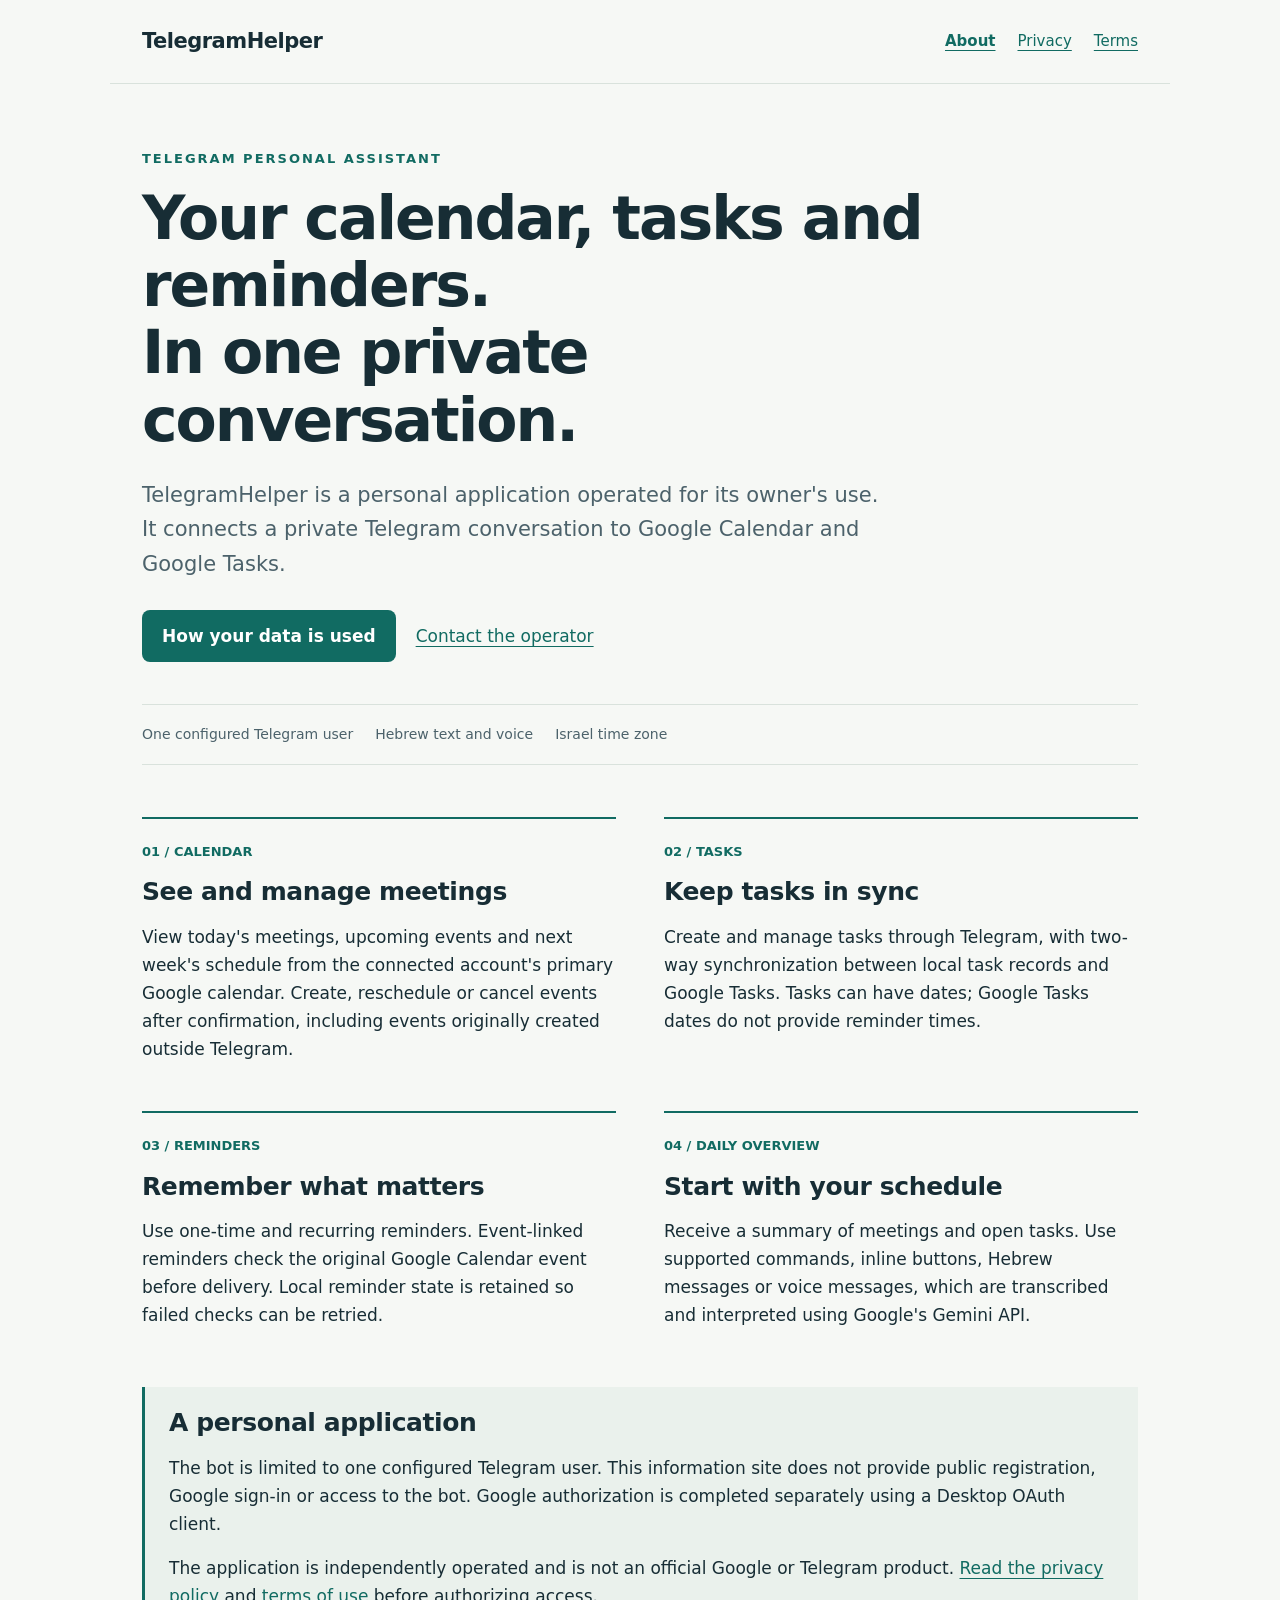
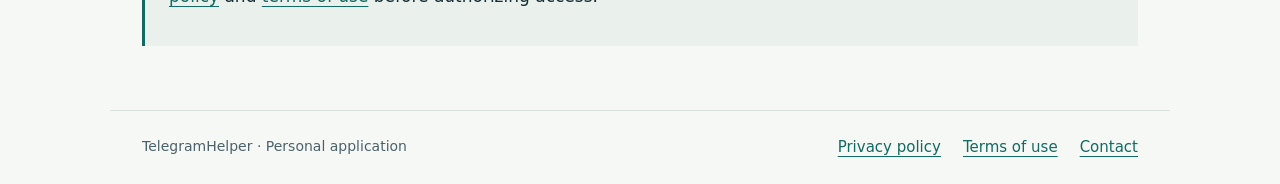
<file: index.html>
<!doctype html>
<html lang="en">
<head>
  <meta charset="utf-8">
  <meta name="viewport" content="width=device-width, initial-scale=1">
  <meta name="description" content="TelegramHelper is a private Telegram personal assistant for Google Calendar events, Google Tasks, reminders and daily summaries.">
  <title>TelegramHelper — Telegram Personal Assistant</title>
  <link rel="stylesheet" href="styles.css">
</head>
<body>
  <a class="skip" href="#content">Skip to content</a>
  <header><a class="brand" href="index.html">TelegramHelper</a><nav aria-label="Main navigation"><a href="index.html" aria-current="page">About</a><a href="privacy.html">Privacy</a><a href="terms.html">Terms</a></nav></header>
  <main id="content">
    <p class="eyebrow">Telegram Personal Assistant</p>
    <h1>Your calendar, tasks and reminders.<br>In one private conversation.</h1>
    <p class="lead">TelegramHelper is a personal application operated for its owner's use. It connects a private Telegram conversation to Google Calendar and Google Tasks.</p>
    <div class="actions"><a class="button" href="privacy.html">How your data is used</a><a href="mailto:efiboizman@gmail.com">Contact the operator</a></div>
    <div class="facts"><span>One configured Telegram user</span><span>Hebrew text and voice</span><span>Israel time zone</span></div>
    <div class="features">
      <section><span class="number">01 / CALENDAR</span><h2>See and manage meetings</h2><p>View today's meetings, upcoming events and next week's schedule from the connected account's primary Google calendar. Create, reschedule or cancel events after confirmation, including events originally created outside Telegram.</p></section>
      <section><span class="number">02 / TASKS</span><h2>Keep tasks in sync</h2><p>Create and manage tasks through Telegram, with two-way synchronization between local task records and Google Tasks. Tasks can have dates; Google Tasks dates do not provide reminder times.</p></section>
      <section><span class="number">03 / REMINDERS</span><h2>Remember what matters</h2><p>Use one-time and recurring reminders. Event-linked reminders check the original Google Calendar event before delivery. Local reminder state is retained so failed checks can be retried.</p></section>
      <section><span class="number">04 / DAILY OVERVIEW</span><h2>Start with your schedule</h2><p>Receive a summary of meetings and open tasks. Use supported commands, inline buttons, Hebrew messages or voice messages, which are transcribed and interpreted using Google's Gemini API.</p></section>
    </div>
    <section class="note"><h2>A personal application</h2><p>The bot is limited to one configured Telegram user. This information site does not provide public registration, Google sign-in or access to the bot. Google authorization is completed separately using a Desktop OAuth client.</p><p>The application is independently operated and is not an official Google or Telegram product. <a href="privacy.html">Read the privacy policy</a> and <a href="terms.html">terms of use</a> before authorizing access.</p></section>
  </main>
  <footer><p>TelegramHelper · Personal application</p><nav aria-label="Footer navigation"><a href="privacy.html">Privacy policy</a><a href="terms.html">Terms of use</a><a href="mailto:efiboizman@gmail.com">Contact</a></nav></footer>
</body>
</html>
</file>
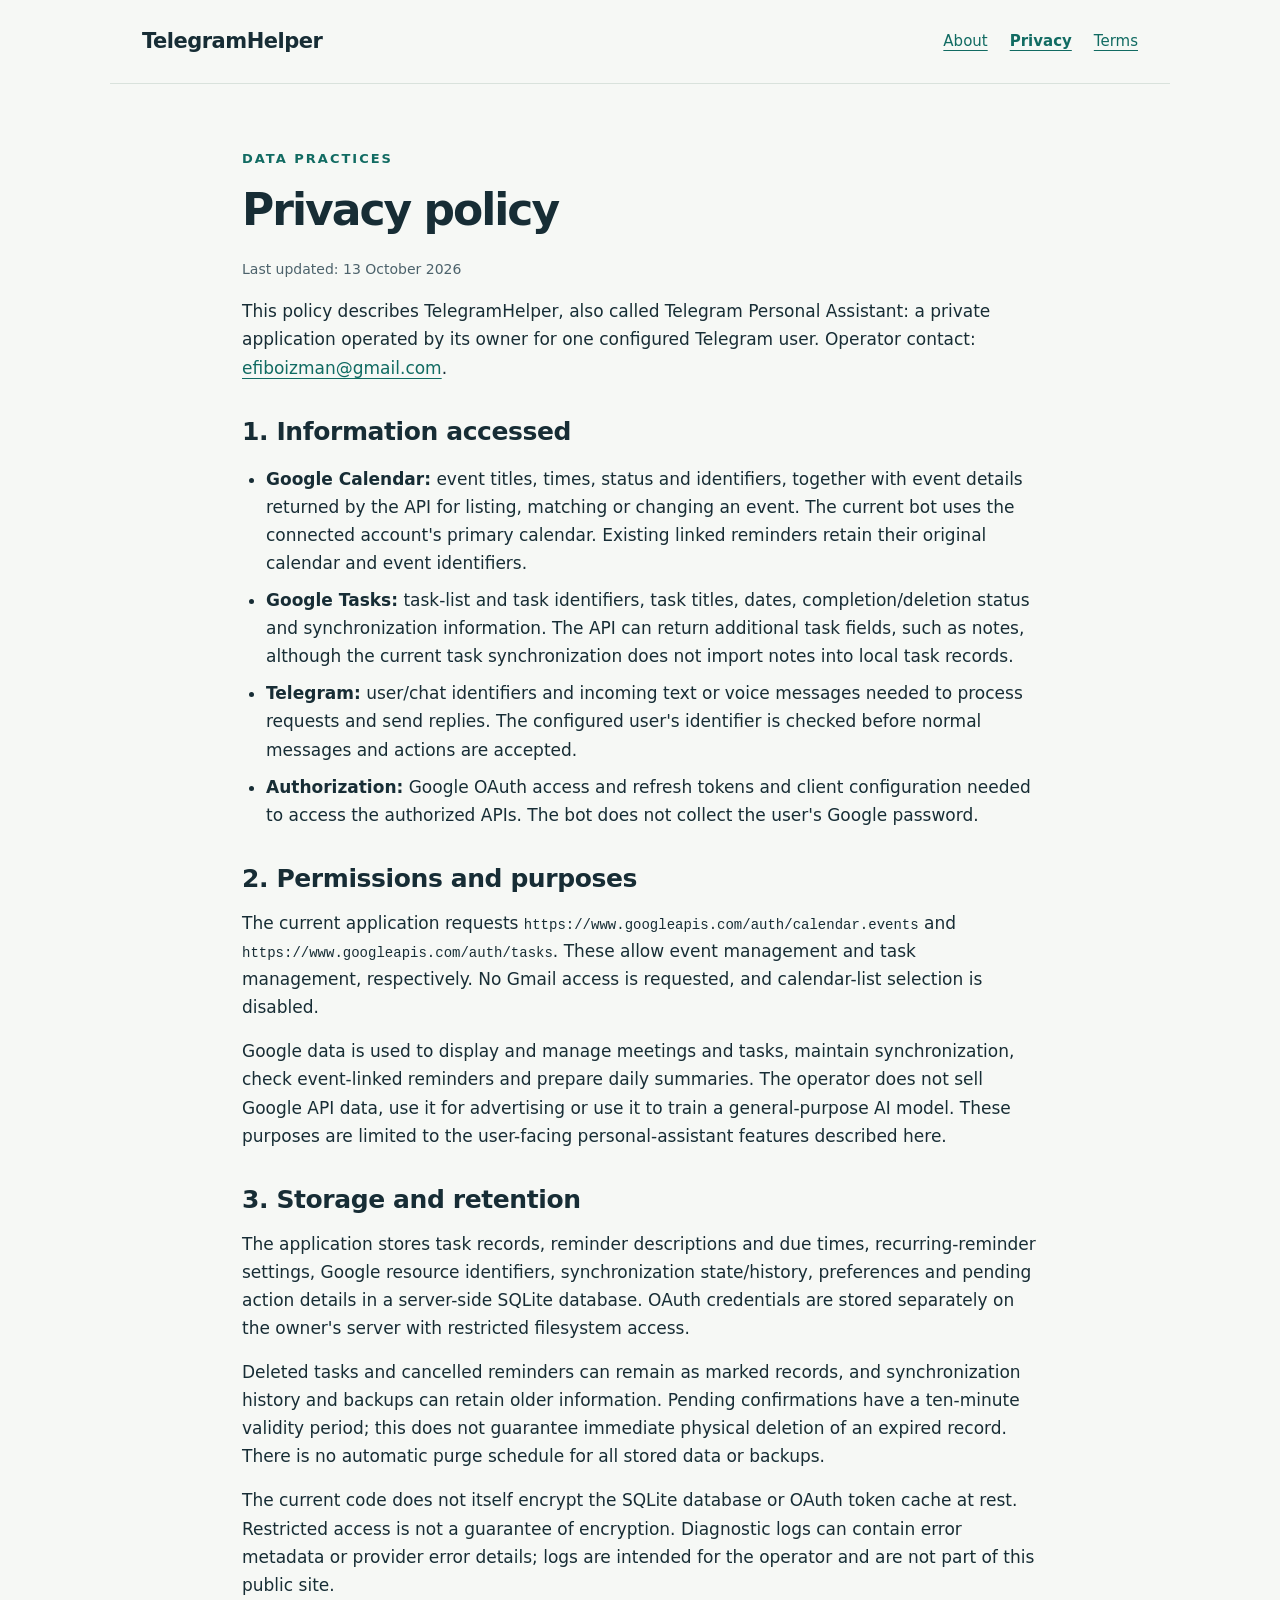
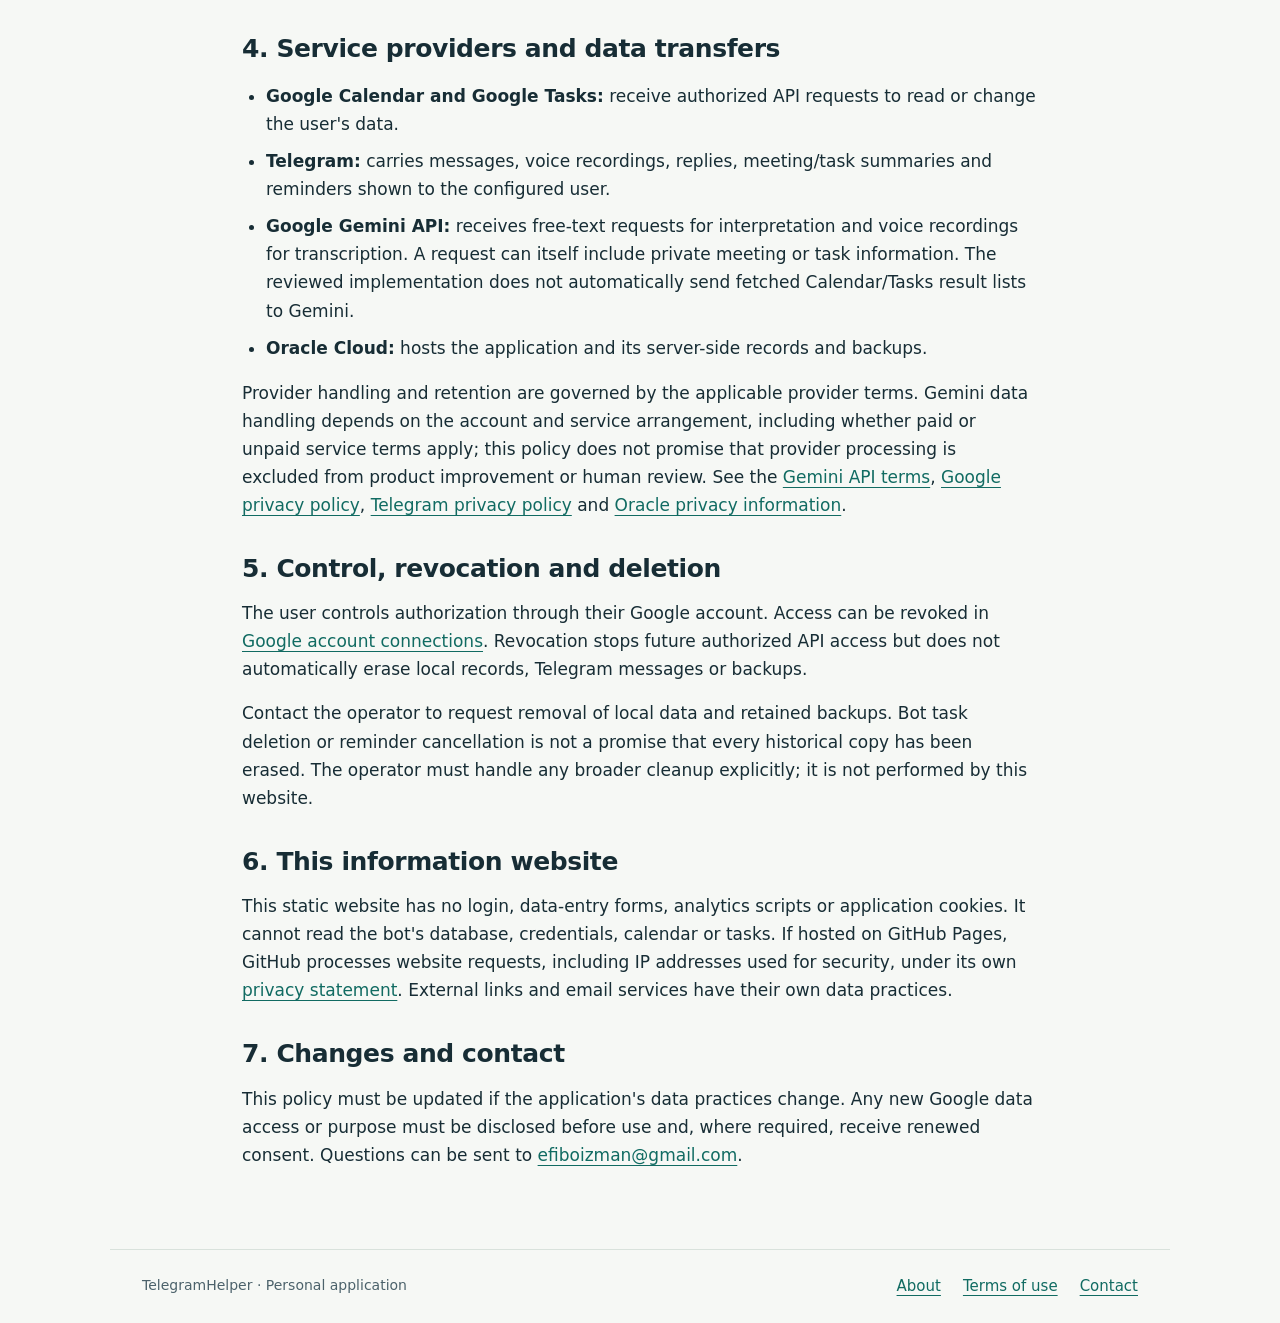
<file: privacy.html>
<!doctype html>
<html lang="en">
<head><meta charset="utf-8"><meta name="viewport" content="width=device-width, initial-scale=1"><meta name="description" content="How TelegramHelper accesses, uses, stores and shares Google Calendar, Google Tasks and Telegram information."><title>Privacy policy — TelegramHelper</title><link rel="stylesheet" href="styles.css"></head>
<body>
  <a class="skip" href="#content">Skip to content</a>
  <header><a class="brand" href="index.html">TelegramHelper</a><nav aria-label="Main navigation"><a href="index.html">About</a><a href="privacy.html" aria-current="page">Privacy</a><a href="terms.html">Terms</a></nav></header>
  <main id="content" class="document">
    <p class="eyebrow">Data practices</p><h1>Privacy policy</h1><p class="updated">Last updated: 13 October 2026</p>
    <p>This policy describes TelegramHelper, also called Telegram Personal Assistant: a private application operated by its owner for one configured Telegram user. Operator contact: <a href="mailto:efiboizman@gmail.com">efiboizman@gmail.com</a>.</p>
    <section><h2>1. Information accessed</h2><ul>
      <li><strong>Google Calendar:</strong> event titles, times, status and identifiers, together with event details returned by the API for listing, matching or changing an event. The current bot uses the connected account's primary calendar. Existing linked reminders retain their original calendar and event identifiers.</li>
      <li><strong>Google Tasks:</strong> task-list and task identifiers, task titles, dates, completion/deletion status and synchronization information. The API can return additional task fields, such as notes, although the current task synchronization does not import notes into local task records.</li>
      <li><strong>Telegram:</strong> user/chat identifiers and incoming text or voice messages needed to process requests and send replies. The configured user's identifier is checked before normal messages and actions are accepted.</li>
      <li><strong>Authorization:</strong> Google OAuth access and refresh tokens and client configuration needed to access the authorized APIs. The bot does not collect the user's Google password.</li>
    </ul></section>
    <section><h2>2. Permissions and purposes</h2><p>The current application requests <code>https://www.googleapis.com/auth/calendar.events</code> and <code>https://www.googleapis.com/auth/tasks</code>. These allow event management and task management, respectively. No Gmail access is requested, and calendar-list selection is disabled.</p><p>Google data is used to display and manage meetings and tasks, maintain synchronization, check event-linked reminders and prepare daily summaries. The operator does not sell Google API data, use it for advertising or use it to train a general-purpose AI model. These purposes are limited to the user-facing personal-assistant features described here.</p></section>
    <section><h2>3. Storage and retention</h2><p>The application stores task records, reminder descriptions and due times, recurring-reminder settings, Google resource identifiers, synchronization state/history, preferences and pending action details in a server-side SQLite database. OAuth credentials are stored separately on the owner's server with restricted filesystem access.</p><p>Deleted tasks and cancelled reminders can remain as marked records, and synchronization history and backups can retain older information. Pending confirmations have a ten-minute validity period; this does not guarantee immediate physical deletion of an expired record. There is no automatic purge schedule for all stored data or backups.</p><p>The current code does not itself encrypt the SQLite database or OAuth token cache at rest. Restricted access is not a guarantee of encryption. Diagnostic logs can contain error metadata or provider error details; logs are intended for the operator and are not part of this public site.</p></section>
    <section><h2>4. Service providers and data transfers</h2><ul>
      <li><strong>Google Calendar and Google Tasks:</strong> receive authorized API requests to read or change the user's data.</li>
      <li><strong>Telegram:</strong> carries messages, voice recordings, replies, meeting/task summaries and reminders shown to the configured user.</li>
      <li><strong>Google Gemini API:</strong> receives free-text requests for interpretation and voice recordings for transcription. A request can itself include private meeting or task information. The reviewed implementation does not automatically send fetched Calendar/Tasks result lists to Gemini.</li>
      <li><strong>Oracle Cloud:</strong> hosts the application and its server-side records and backups.</li>
    </ul><p>Provider handling and retention are governed by the applicable provider terms. Gemini data handling depends on the account and service arrangement, including whether paid or unpaid service terms apply; this policy does not promise that provider processing is excluded from product improvement or human review. See the <a href="https://ai.google.dev/gemini-api/terms">Gemini API terms</a>, <a href="https://policies.google.com/privacy">Google privacy policy</a>, <a href="https://telegram.org/privacy">Telegram privacy policy</a> and <a href="https://www.oracle.com/legal/privacy/">Oracle privacy information</a>.</p></section>
    <section><h2>5. Control, revocation and deletion</h2><p>The user controls authorization through their Google account. Access can be revoked in <a href="https://myaccount.google.com/permissions">Google account connections</a>. Revocation stops future authorized API access but does not automatically erase local records, Telegram messages or backups.</p><p>Contact the operator to request removal of local data and retained backups. Bot task deletion or reminder cancellation is not a promise that every historical copy has been erased. The operator must handle any broader cleanup explicitly; it is not performed by this website.</p></section>
    <section><h2>6. This information website</h2><p>This static website has no login, data-entry forms, analytics scripts or application cookies. It cannot read the bot's database, credentials, calendar or tasks. If hosted on GitHub Pages, GitHub processes website requests, including IP addresses used for security, under its own <a href="https://docs.github.com/en/site-policy/privacy-policies/github-general-privacy-statement">privacy statement</a>. External links and email services have their own data practices.</p></section>
    <section><h2>7. Changes and contact</h2><p>This policy must be updated if the application's data practices change. Any new Google data access or purpose must be disclosed before use and, where required, receive renewed consent. Questions can be sent to <a href="mailto:efiboizman@gmail.com">efiboizman@gmail.com</a>.</p></section>
  </main>
  <footer><p>TelegramHelper · Personal application</p><nav aria-label="Footer navigation"><a href="index.html">About</a><a href="terms.html">Terms of use</a><a href="mailto:efiboizman@gmail.com">Contact</a></nav></footer>
</body>
</html>
</file>
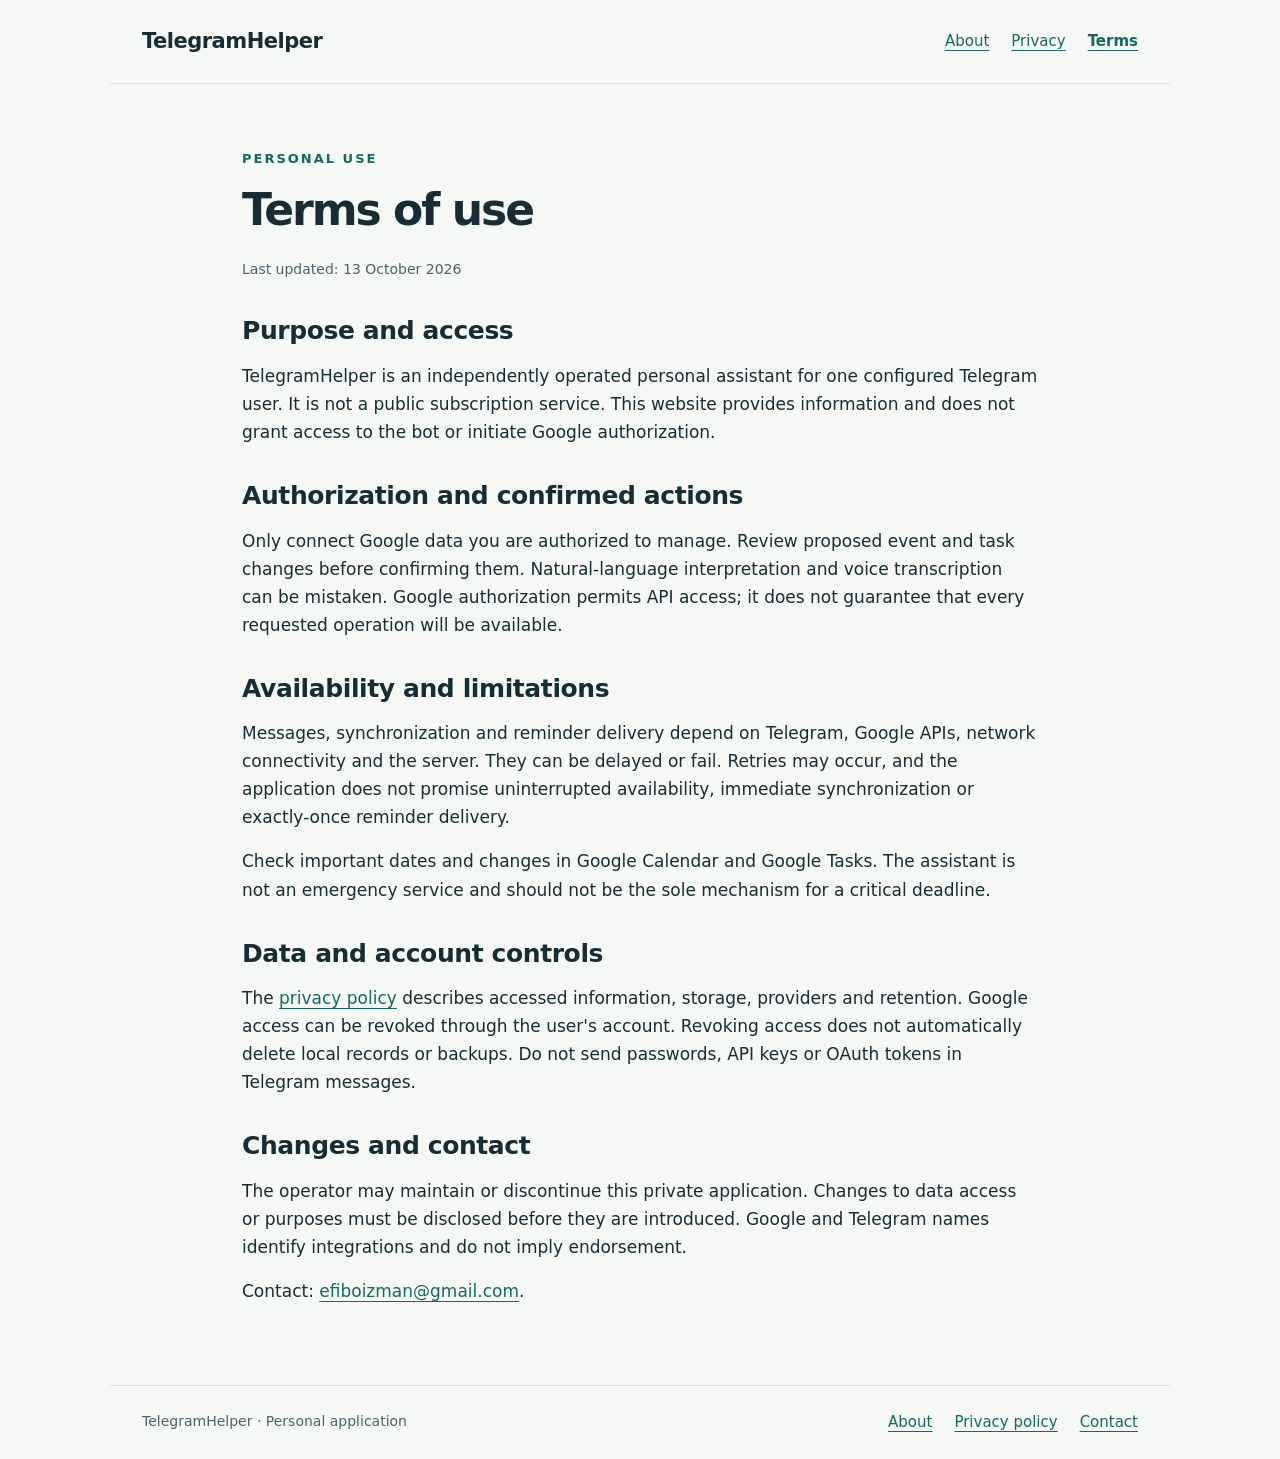
<file: terms.html>
<!doctype html>
<html lang="en">
<head><meta charset="utf-8"><meta name="viewport" content="width=device-width, initial-scale=1"><meta name="description" content="Terms for the privately operated TelegramHelper personal assistant."><title>Terms of use — TelegramHelper</title><link rel="stylesheet" href="styles.css"></head>
<body>
  <a class="skip" href="#content">Skip to content</a>
  <header><a class="brand" href="index.html">TelegramHelper</a><nav aria-label="Main navigation"><a href="index.html">About</a><a href="privacy.html">Privacy</a><a href="terms.html" aria-current="page">Terms</a></nav></header>
  <main id="content" class="document">
    <p class="eyebrow">Personal use</p><h1>Terms of use</h1><p class="updated">Last updated: 13 October 2026</p>
    <section><h2>Purpose and access</h2><p>TelegramHelper is an independently operated personal assistant for one configured Telegram user. It is not a public subscription service. This website provides information and does not grant access to the bot or initiate Google authorization.</p></section>
    <section><h2>Authorization and confirmed actions</h2><p>Only connect Google data you are authorized to manage. Review proposed event and task changes before confirming them. Natural-language interpretation and voice transcription can be mistaken. Google authorization permits API access; it does not guarantee that every requested operation will be available.</p></section>
    <section><h2>Availability and limitations</h2><p>Messages, synchronization and reminder delivery depend on Telegram, Google APIs, network connectivity and the server. They can be delayed or fail. Retries may occur, and the application does not promise uninterrupted availability, immediate synchronization or exactly-once reminder delivery.</p><p>Check important dates and changes in Google Calendar and Google Tasks. The assistant is not an emergency service and should not be the sole mechanism for a critical deadline.</p></section>
    <section><h2>Data and account controls</h2><p>The <a href="privacy.html">privacy policy</a> describes accessed information, storage, providers and retention. Google access can be revoked through the user's account. Revoking access does not automatically delete local records or backups. Do not send passwords, API keys or OAuth tokens in Telegram messages.</p></section>
    <section><h2>Changes and contact</h2><p>The operator may maintain or discontinue this private application. Changes to data access or purposes must be disclosed before they are introduced. Google and Telegram names identify integrations and do not imply endorsement.</p><p>Contact: <a href="mailto:efiboizman@gmail.com">efiboizman@gmail.com</a>.</p></section>
  </main>
  <footer><p>TelegramHelper · Personal application</p><nav aria-label="Footer navigation"><a href="index.html">About</a><a href="privacy.html">Privacy policy</a><a href="mailto:efiboizman@gmail.com">Contact</a></nav></footer>
</body>
</html>
</file>
<file: styles.css>
:root{color-scheme:light;--ink:#172d35;--muted:#4c626b;--paper:#f6f8f5;--accent:#116b62;--line:#d9e2dc}
*{box-sizing:border-box}body{margin:0;background:var(--paper);color:var(--ink);font:17px/1.65 system-ui,-apple-system,BlinkMacSystemFont,"Segoe UI",sans-serif}
a{color:var(--accent);text-underline-offset:4px}a:hover{text-decoration-thickness:2px}a:focus-visible{outline:3px solid var(--accent);outline-offset:5px}
.skip{position:absolute;left:16px;top:-100px;background:white;padding:12px}.skip:focus{top:10px;z-index:2}
header,main,footer{max-width:1060px;margin:auto;padding:24px 32px}header{display:flex;align-items:center;justify-content:space-between;gap:24px;border-bottom:1px solid var(--line)}
.brand{color:var(--ink);font-weight:750;text-decoration:none;font-size:21px;letter-spacing:-.5px}nav{display:flex;flex-wrap:wrap;gap:22px}nav a{font-size:15px}nav a[aria-current="page"]{font-weight:700}
main{padding-top:64px;padding-bottom:64px}.eyebrow{margin:0 0 16px;color:var(--accent);font-size:13px;font-weight:750;letter-spacing:2px;text-transform:uppercase}
h1{max-width:780px;font-size:clamp(34px,5vw,60px);line-height:1.12;letter-spacing:-2px;margin:0 0 24px}h2{font-size:25px;line-height:1.3;letter-spacing:-.4px;margin:0 0 14px}h3{font-size:18px;margin:22px 0 8px}
p{margin:0 0 16px}.lead{max-width:750px;font-size:21px;color:var(--muted)}.actions{display:flex;flex-wrap:wrap;align-items:center;gap:20px;margin:28px 0 42px}
.button{display:inline-block;background:var(--accent);color:white;padding:12px 20px;border-radius:8px;text-decoration:none;font-weight:650}.button:hover{background:#0b554e}
.facts{display:flex;flex-wrap:wrap;gap:12px 22px;color:var(--muted);font-size:14px;padding:18px 0;border-block:1px solid var(--line);margin:32px 0 52px}
.features{display:grid;grid-template-columns:1fr 1fr;gap:32px 48px}.features section{border-top:2px solid var(--accent);padding-top:22px}.number{display:block;color:var(--accent);font-size:13px;font-weight:700;margin-bottom:14px}
.note{border-left:3px solid var(--accent);padding:20px 24px;background:#eaf1ec;margin-top:42px}.document{max-width:860px}.document h1{font-size:44px}.document section{margin-top:34px}.updated{color:var(--muted);font-size:14px}
ul,ol{padding-left:24px}li{margin-bottom:9px}code{font-size:14px;overflow-wrap:anywhere}footer{border-top:1px solid var(--line);font-size:14px;color:var(--muted);display:flex;flex-wrap:wrap;justify-content:space-between;gap:16px}footer p{margin:0}
@media(max-width:620px){header,main,footer{padding-inline:20px}header{align-items:flex-start;flex-direction:column;gap:12px}nav{gap:16px}main{padding-top:40px}.features{grid-template-columns:1fr;gap:26px}h1{letter-spacing:-1px}.document h1{font-size:35px}.lead{font-size:19px}.note{padding:18px}.actions{gap:16px}}
@media(prefers-reduced-motion:reduce){*{scroll-behavior:auto}}
</file>
